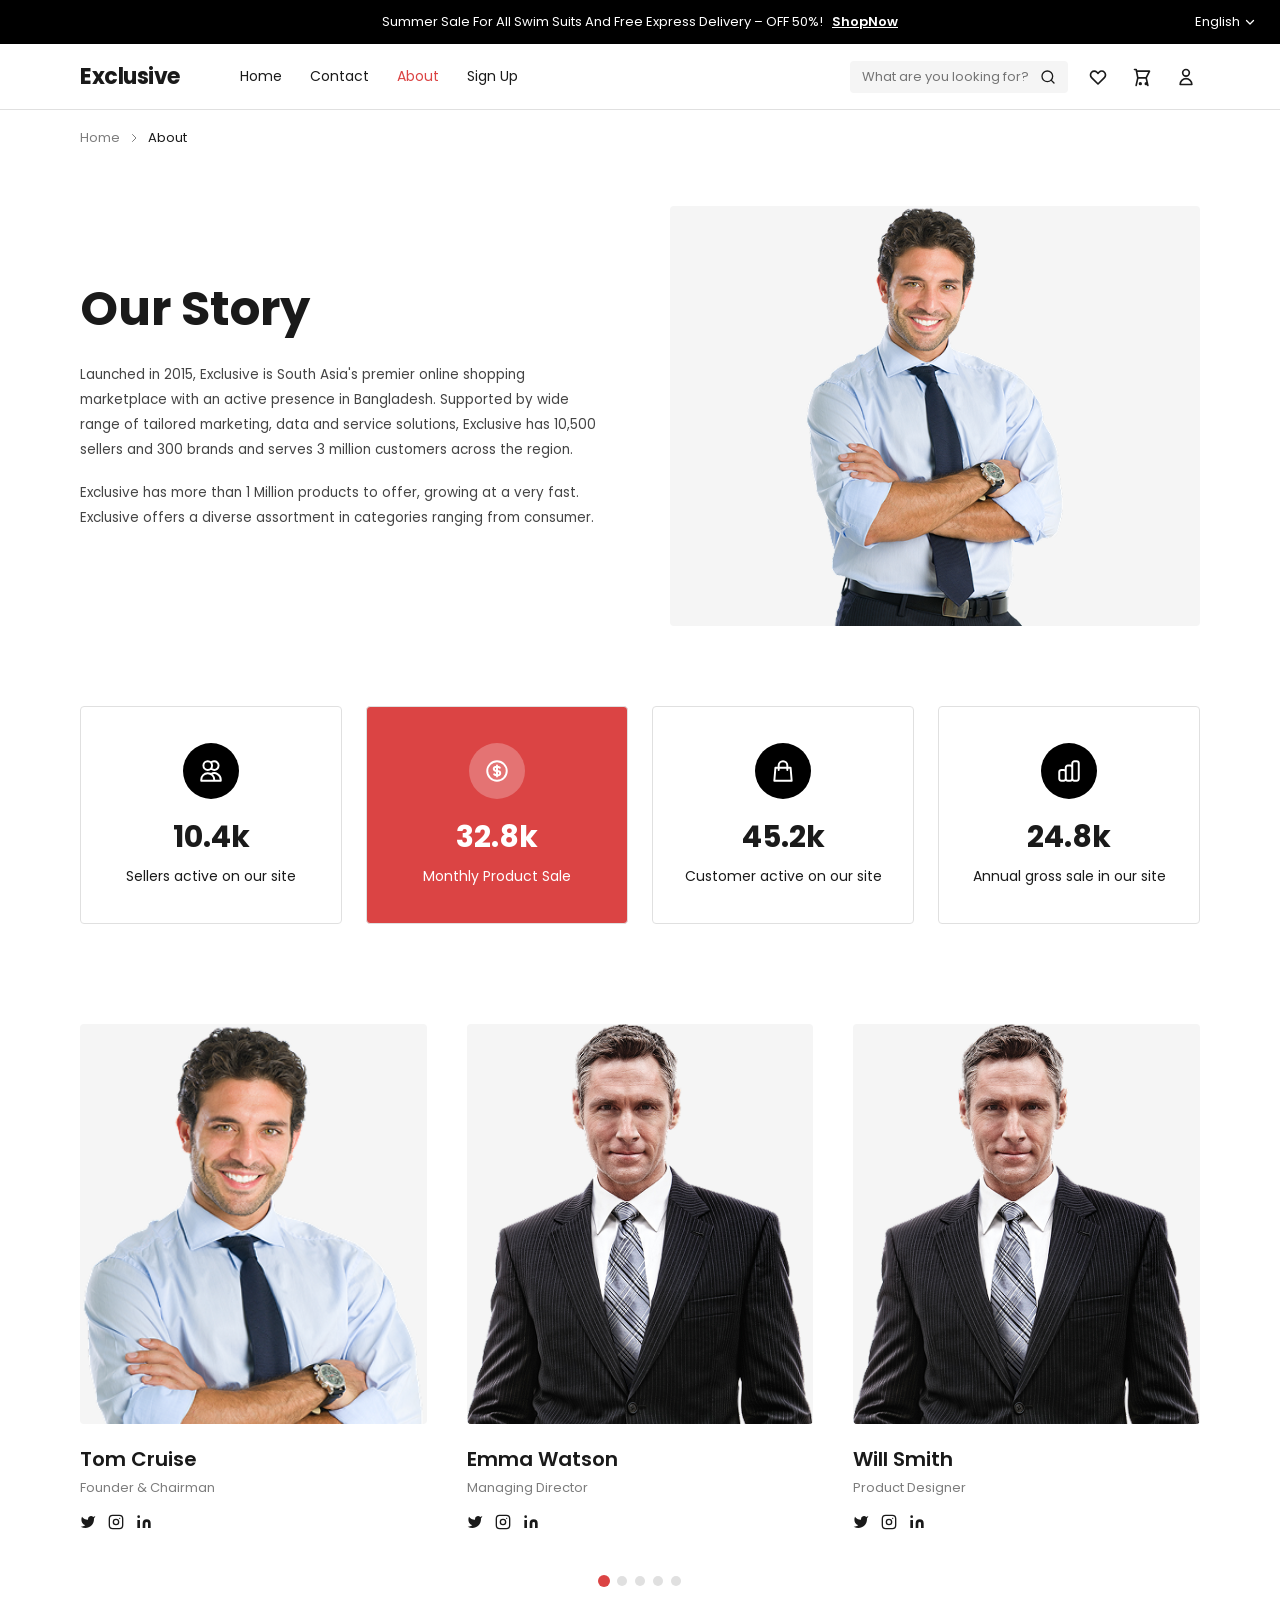
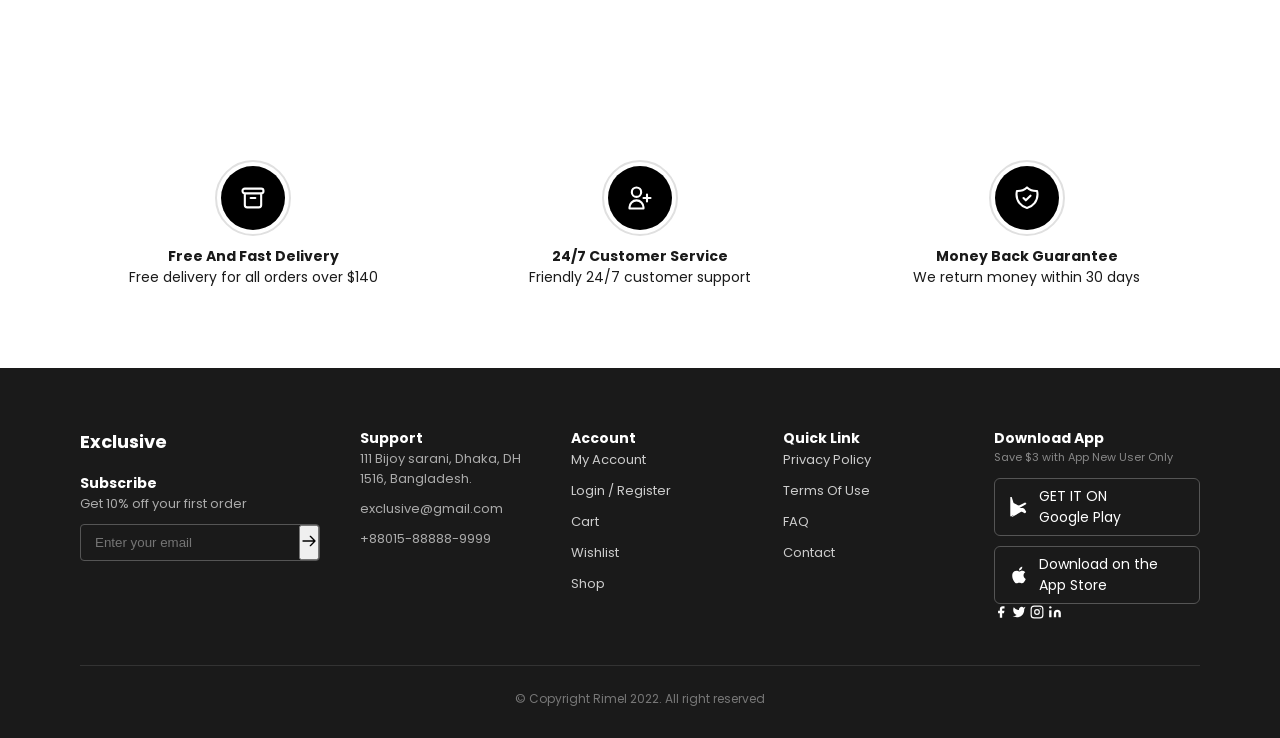
<file: About/about.html>
<!DOCTYPE html>
<html lang="en">
<head>
  <meta charset="UTF-8">
  <meta name="viewport" content="width=device-width, initial-scale=1.0">
  <title>About – Exclusive</title>
  <link href="https://fonts.googleapis.com/css2?family=Poppins:wght@300;400;500;600;700&display=swap" rel="stylesheet">
  <link rel="stylesheet" href="./about.css">
</head>
<body>

<div class="announcement">
  Summer Sale For All Swim Suits And Free Express Delivery – OFF 50%!&nbsp;
  <a href="#">ShopNow</a>
  <div class="lang">
    English
    <svg width="12" height="12" fill="none" viewBox="0 0 24 24" stroke="currentColor" stroke-width="2.5">
      <path stroke-linecap="round" stroke-linejoin="round" d="M19 9l-7 7-7-7"/>
    </svg>
  </div>
</div>

<nav>
  <div class="logo">Exclusive</div>
  <ul class="nav-links">
    <li><a href="#">Home</a></li>
    <li><a href="#">Contact</a></li>
    <li><a href="#" class="active">About</a></li>
    <li><a href="#">Sign Up</a></li>
  </ul>
  <div class="nav-right">
    <div class="search-box">
      <input type="text" placeholder="What are you looking for?">
      <svg width="16" height="16" fill="none" viewBox="0 0 24 24" stroke="currentColor" stroke-width="2">
        <circle cx="11" cy="11" r="8"/><path stroke-linecap="round" d="M21 21l-4.35-4.35"/>
      </svg>
    </div>
    <button class="icon-btn">
      <svg width="20" height="20" fill="none" viewBox="0 0 24 24" stroke="currentColor" stroke-width="2">
        <path stroke-linecap="round" stroke-linejoin="round" d="M4.318 6.318a4.5 4.5 0 016.364 0L12 7.636l1.318-1.318a4.5 4.5 0 116.364 6.364L12 20.364l-7.682-7.682a4.5 4.5 0 010-6.364z"/>
      </svg>
    </button>
    <button class="icon-btn">
      <svg width="20" height="20" fill="none" viewBox="0 0 24 24" stroke="currentColor" stroke-width="2">
        <path stroke-linecap="round" stroke-linejoin="round" d="M3 3h2l.4 2M7 13h10l4-8H5.4M7 13L5.4 5M7 13l-2 9m12-9l2 9M10 21a1 1 0 100-2 1 1 0 000 2zm7 0a1 1 0 100-2 1 1 0 000 2z"/>
      </svg>
    </button>
    <button class="icon-btn">
      <svg width="20" height="20" fill="none" viewBox="0 0 24 24" stroke="currentColor" stroke-width="2">
        <path stroke-linecap="round" stroke-linejoin="round" d="M16 7a4 4 0 11-8 0 4 4 0 018 0zM12 14a7 7 0 00-7 7h14a7 7 0 00-7-7z"/>
      </svg>
    </button>
  </div>
</nav>

<div class="breadcrumb">
  <a href="#">Home</a>
  <svg width="12" height="12" fill="none" viewBox="0 0 24 24" stroke="currentColor" stroke-width="2"><path stroke-linecap="round" stroke-linejoin="round" d="M9 5l7 7-7 7"/></svg>
  <span class="cur">About</span>
</div>

<section class="story">
  <div class="story-text">
    <h1>Our Story</h1>
    <p>Launched in 2015, Exclusive is South Asia's premier online shopping marketplace with an active presence in Bangladesh. Supported by wide range of tailored marketing, data and service solutions, Exclusive has 10,500 sellers and 300 brands and serves 3 million customers across the region.</p>
    <p>Exclusive has more than 1 Million products to offer, growing at a very fast. Exclusive offers a diverse assortment in categories ranging from consumer.</p>
  </div>
  <div class="story-img">
      <img src="/images/image 46.png" alt="Our Story">
  </div>
</section>

<section class="stats">
  <div class="stat-card" data-animate>
    <div class="icon-wrap">
      <svg width="26" height="26" fill="none" viewBox="0 0 24 24" stroke="white" stroke-width="1.8">
        <path stroke-linecap="round" stroke-linejoin="round" d="M12 4.354a4 4 0 110 5.292M15 21H3v-1a6 6 0 0112 0v1zm0 0h6v-1a6 6 0 00-9-5.197M13 7a4 4 0 11-8 0 4 4 0 018 0z"/>
      </svg>
    </div>
    <div class="num">10.5k</div>
    <div class="label" data-target="10500">Sellers active on our site</div>
  </div>
  <div class="stat-card featured" data-animate>
    <div class="icon-wrap">
      <svg width="26" height="26" fill="none" viewBox="0 0 24 24" stroke="white" stroke-width="1.8">
        <path stroke-linecap="round" stroke-linejoin="round" d="M12 8c-1.657 0-3 .895-3 2s1.343 2 3 2 3 .895 3 2-1.343 2-3 2m0-8c1.11 0 2.08.402 2.599 1M12 8V7m0 1v8m0 0v1m0-1c-1.11 0-2.08-.402-2.599-1M21 12a9 9 0 11-18 0 9 9 0 0118 0z"/>
      </svg>
    </div>
    <div class="num">33k</div>
    <div class="label" data-target="33000">Monthly Product Sale</div>
  </div>
  <div class="stat-card" data-animate>
    <div class="icon-wrap">
      <svg width="26" height="26" fill="none" viewBox="0 0 24 24" stroke="white" stroke-width="1.8">
        <path stroke-linecap="round" stroke-linejoin="round" d="M16 11V7a4 4 0 00-8 0v4M5 9h14l1 12H4L5 9z"/>
      </svg>
    </div>
    <div class="num">45.5k</div>
    <div class="label" data-target="45500">Customer active on our site</div>
  </div>
  <div class="stat-card" data-animate>
    <div class="icon-wrap">
      <svg width="26" height="26" fill="none" viewBox="0 0 24 24" stroke="white" stroke-width="1.8">
        <path stroke-linecap="round" stroke-linejoin="round" d="M9 19v-6a2 2 0 00-2-2H5a2 2 0 00-2 2v6a2 2 0 002 2h2a2 2 0 002-2zm0 0V9a2 2 0 012-2h2a2 2 0 012 2v10m-6 0a2 2 0 002 2h2a2 2 0 002-2m0 0V5a2 2 0 012-2h2a2 2 0 012 2v14a2 2 0 01-2 2h-2a2 2 0 01-2-2z"/>
      </svg>
    </div>
    <div class="num">25k</div>
    <div class="label" data-target="25000">Annual gross sale in our site</div>
  </div>
</section>

<section class="team">
  <div class="team-grid">
    <div class="team-card" data-animate>
      <div class="team-photo">
        <img src="/images/image 46.png" alt="Tom Cruise">
      </div>
      <h3>Tom Cruise</h3>
      <p>Founder & Chairman</p>
      <div class="social-row">
        <a href="#"><svg width="16" height="16" fill="currentColor" viewBox="0 0 24 24"><path d="M23 3a10.9 10.9 0 01-3.14 1.53 4.48 4.48 0 00-7.86 3v1A10.66 10.66 0 013 4s-4 9 5 13a11.64 11.64 0 01-7 2c9 5 20 0 20-11.5a4.5 4.5 0 00-.08-.83A7.72 7.72 0 0023 3z"/></svg></a>
        <a href="#"><svg width="16" height="16" fill="none" viewBox="0 0 24 24" stroke="currentColor" stroke-width="2"><rect x="2" y="2" width="20" height="20" rx="5"/><circle cx="12" cy="12" r="4"/><circle cx="17.5" cy="6.5" r="1" fill="currentColor" stroke="none"/></svg></a>
        <a href="#"><svg width="16" height="16" fill="currentColor" viewBox="0 0 24 24"><path d="M16 8a6 6 0 016 6v7h-4v-7a2 2 0 00-2-2 2 2 0 00-2 2v7h-4v-7a6 6 0 016-6zM2 9h4v12H2z"/><circle cx="4" cy="4" r="2"/></svg></a>
      </div>
    </div>

    <div class="team-card" data-animate>
      <div class="team-photo">
        <img src="/images/image 47.png" alt="Emma Watson">
      </div>
      <h3>Emma Watson</h3>
      <p>Managing Director</p>
      <div class="social-row">
        <a href="#"><svg width="16" height="16" fill="currentColor" viewBox="0 0 24 24"><path d="M23 3a10.9 10.9 0 01-3.14 1.53 4.48 4.48 0 00-7.86 3v1A10.66 10.66 0 013 4s-4 9 5 13a11.64 11.64 0 01-7 2c9 5 20 0 20-11.5a4.5 4.5 0 00-.08-.83A7.72 7.72 0 0023 3z"/></svg></a>
        <a href="#"><svg width="16" height="16" fill="none" viewBox="0 0 24 24" stroke="currentColor" stroke-width="2"><rect x="2" y="2" width="20" height="20" rx="5"/><circle cx="12" cy="12" r="4"/><circle cx="17.5" cy="6.5" r="1" fill="currentColor" stroke="none"/></svg></a>
        <a href="#"><svg width="16" height="16" fill="currentColor" viewBox="0 0 24 24"><path d="M16 8a6 6 0 016 6v7h-4v-7a2 2 0 00-2-2 2 2 0 00-2 2v7h-4v-7a6 6 0 016-6zM2 9h4v12H2z"/><circle cx="4" cy="4" r="2"/></svg></a>
      </div>
    </div>

    <div class="team-card" data-animate>
      <div class="team-photo">
        <img src="/images/image 47.png" alt="Will Smith">
      </div>
      <h3>Will Smith</h3>
      <p>Product Designer</p>
      <div class="social-row">
        <a href="#"><svg width="16" height="16" fill="currentColor" viewBox="0 0 24 24"><path d="M23 3a10.9 10.9 0 01-3.14 1.53 4.48 4.48 0 00-7.86 3v1A10.66 10.66 0 013 4s-4 9 5 13a11.64 11.64 0 01-7 2c9 5 20 0 20-11.5a4.5 4.5 0 00-.08-.83A7.72 7.72 0 0023 3z"/></svg></a>
        <a href="#"><svg width="16" height="16" fill="none" viewBox="0 0 24 24" stroke="currentColor" stroke-width="2"><rect x="2" y="2" width="20" height="20" rx="5"/><circle cx="12" cy="12" r="4"/><circle cx="17.5" cy="6.5" r="1" fill="currentColor" stroke="none"/></svg></a>
        <a href="#"><svg width="16" height="16" fill="currentColor" viewBox="0 0 24 24"><path d="M16 8a6 6 0 016 6v7h-4v-7a2 2 0 00-2-2 2 2 0 00-2 2v7h-4v-7a6 6 0 016-6zM2 9h4v12H2z"/><circle cx="4" cy="4" r="2"/></svg></a>
      </div>
    </div>
  </div>

  <div class="dots">
    <div class="dot active"></div>
    <div class="dot"></div>
    <div class="dot"></div>
    <div class="dot"></div>
    <div class="dot"></div>
  </div>
</section>

<section class="services">
  <div class="service-item" data-animate>
    <div class="service-icon">
      <svg width="28" height="28" fill="none" viewBox="0 0 24 24" stroke="white" stroke-width="1.8">
        <path stroke-linecap="round" stroke-linejoin="round" d="M5 8h14M5 8a2 2 0 110-4h14a2 2 0 110 4M5 8v10a2 2 0 002 2h10a2 2 0 002-2V8m-9 4h4"/>
      </svg>
    </div>
    <h4>Free And Fast Delivery</h4>
    <p>Free delivery for all orders over $140</p>
  </div>
  <div class="service-item" data-animate>
    <div class="service-icon">
      <svg width="28" height="28" fill="none" viewBox="0 0 24 24" stroke="white" stroke-width="1.8">
        <path stroke-linecap="round" stroke-linejoin="round" d="M18 9v3m0 0v3m0-3h3m-3 0h-3m-2-5a4 4 0 11-8 0 4 4 0 018 0zM3 20a6 6 0 0112 0v1H3v-1z"/>
      </svg>
    </div>
    <h4>24/7 Customer Service</h4>
    <p>Friendly 24/7 customer support</p>
  </div>
  <div class="service-item" data-animate>
    <div class="service-icon">
      <svg width="28" height="28" fill="none" viewBox="0 0 24 24" stroke="white" stroke-width="1.8">
        <path stroke-linecap="round" stroke-linejoin="round" d="M9 12l2 2 4-4m5.618-4.016A11.955 11.955 0 0112 2.944a11.955 11.955 0 01-8.618 3.04A12.02 12.02 0 003 9c0 5.591 3.824 10.29 9 11.622 5.176-1.332 9-6.03 9-11.622 0-1.042-.133-2.052-.382-3.016z"/>
      </svg>
    </div>
    <h4>Money Back Guarantee</h4>
    <p>We return money within 30 days</p>
  </div>
</section>

<footer>
  <div class="footer-grid">
    <div class="footer-col">
      <h3>Exclusive</h3>
      <h4>Subscribe</h4>
      <p>Get 10% off your first order</p>
      <div class="subscribe-form">
        <input type="email" placeholder="Enter your email">
        <button>
          <svg width="16" height="16" fill="none" viewBox="0 0 24 24" stroke="currentColor" stroke-width="2">
            <path stroke-linecap="round" stroke-linejoin="round" d="M14 5l7 7m0 0l-7 7m7-7H3"/>
          </svg>
        </button>
      </div>
    </div>
    <div class="footer-col">
      <h4>Support</h4>
      <p>111 Bijoy sarani, Dhaka, DH 1516, Bangladesh.</p>
      <p>exclusive@gmail.com</p>
      <p>+88015-88888-9999</p>
    </div>
    <div class="footer-col">
      <h4>Account</h4>
      <ul>
        <li><a href="#">My Account</a></li>
        <li><a href="#">Login / Register</a></li>
        <li><a href="#">Cart</a></li>
        <li><a href="#">Wishlist</a></li>
        <li><a href="#">Shop</a></li>
      </ul>
    </div>
    <div class="footer-col">
      <h4>Quick Link</h4>
      <ul>
        <li><a href="#">Privacy Policy</a></li>
        <li><a href="#">Terms Of Use</a></li>
        <li><a href="#">FAQ</a></li>
        <li><a href="#">Contact</a></li>
      </ul>
    </div>
    <div class="footer-col">
      <h4>Download App</h4>
      <p style="font-size:11px;color:#888;margin-bottom:12px;">Save $3 with App New User Only</p>
      <div class="app-badges">
        <div class="app-badge">
          <svg width="20" height="20" viewBox="0 0 24 24" fill="white"><path d="M3.18 23.76c.33.18.72.2 1.08.04l11.37-6.57-2.4-2.4-10.05 8.93zm15.21-9.54L5.52 7.13 3.24.12c-.12-.36-.48-.6-.84-.6-.48 0-.84.36-.84.84v22.08c0 .48.36.84.84.84.24 0 .48-.12.6-.24l.24-.24 10.56-6.12 4.59 2.64c.24.12.48.24.72.24.36 0 .72-.24.96-.6l.36-.84c.24-.6.12-1.32-.48-1.68zm2.28-6l-.36-.84c-.24-.6-.96-.84-1.56-.48L5.52 13.5l2.4 2.4 12.48-7.2c.48-.24.6-.96.27-1.5z"/></svg>
          <div><div class="badge-sub">GET IT ON</div><div class="badge-name">Google Play</div></div>
        </div>
        <div class="app-badge">
          <svg width="20" height="20" viewBox="0 0 24 24" fill="white"><path d="M18.71 19.5c-.83 1.24-1.71 2.45-3.05 2.47-1.34.03-1.77-.79-3.29-.79-1.53 0-2 .77-3.27.82-1.31.05-2.3-1.32-3.14-2.53C4.25 17 2.94 12.45 4.7 9.39c.87-1.52 2.43-2.48 4.12-2.51 1.28-.02 2.5.87 3.29.87.78 0 2.26-1.07 3.8-.91.65.03 2.47.26 3.64 1.98-.09.06-2.17 1.28-2.15 3.81.03 3.02 2.65 4.03 2.68 4.04-.03.07-.42 1.44-1.38 2.83M13 3.5c.73-.83 1.94-1.46 2.94-1.5.13 1.17-.34 2.35-1.04 3.19-.69.85-1.83 1.51-2.95 1.42-.15-1.15.41-2.35 1.05-3.11z"/></svg>
          <div><div class="badge-sub">Download on the</div><div class="badge-name">App Store</div></div>
        </div>
      </div>
      <div class="footer-social">
        <a href="#"><svg width="14" height="14" fill="currentColor" viewBox="0 0 24 24"><path d="M18 2h-3a5 5 0 00-5 5v3H7v4h3v8h4v-8h3l1-4h-4V7a1 1 0 011-1h3z"/></svg></a>
        <a href="#"><svg width="14" height="14" fill="currentColor" viewBox="0 0 24 24"><path d="M23 3a10.9 10.9 0 01-3.14 1.53 4.48 4.48 0 00-7.86 3v1A10.66 10.66 0 013 4s-4 9 5 13a11.64 11.64 0 01-7 2c9 5 20 0 20-11.5a4.5 4.5 0 00-.08-.83A7.72 7.72 0 0023 3z"/></svg></a>
        <a href="#"><svg width="14" height="14" fill="none" viewBox="0 0 24 24" stroke="currentColor" stroke-width="2"><rect x="2" y="2" width="20" height="20" rx="5"/><circle cx="12" cy="12" r="4"/><circle cx="17.5" cy="6.5" r="1" fill="currentColor" stroke="none"/></svg></a>
        <a href="#"><svg width="14" height="14" fill="currentColor" viewBox="0 0 24 24"><path d="M16 8a6 6 0 016 6v7h-4v-7a2 2 0 00-2-2 2 2 0 00-2 2v7h-4v-7a6 6 0 016-6zM2 9h4v12H2z"/><circle cx="4" cy="4" r="2"/></svg></a>
      </div>
    </div>
  </div>
  <div class="footer-bottom">
    <p>© Copyright Rimel 2022. All right reserved</p>
  </div>
</footer>

<script src="./about.js"></script>
</body>
</html>
</file>
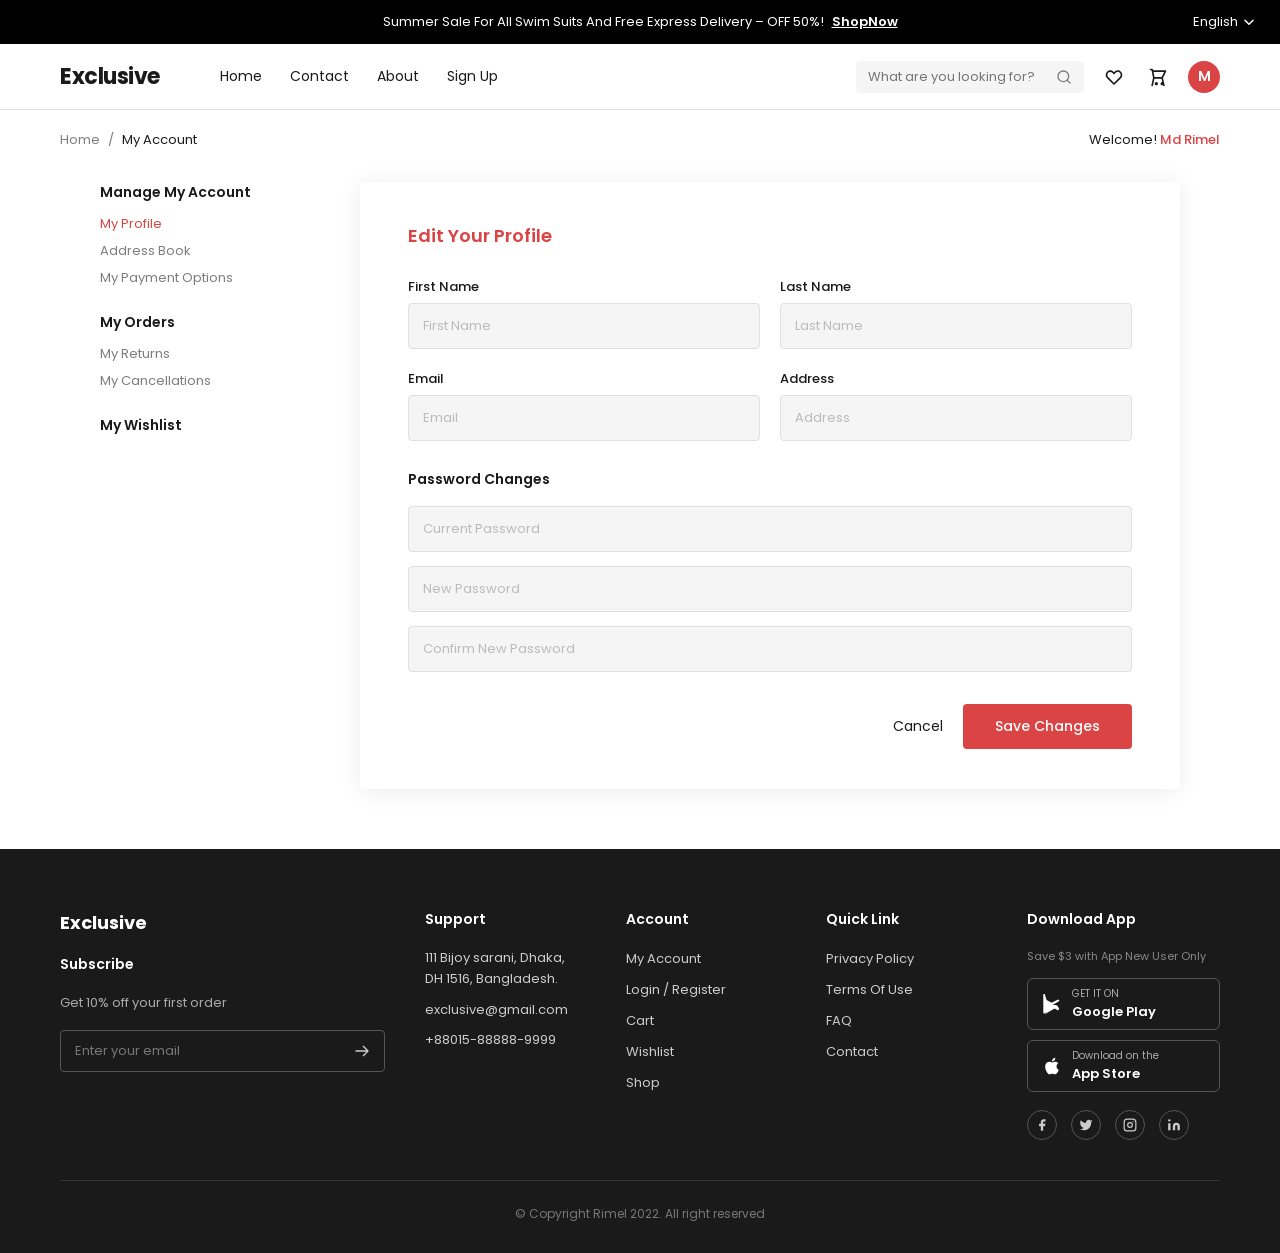
<file: Account/profile.html>
<!DOCTYPE html>
<html lang="en">
<head>
  <meta charset="UTF-8" />
  <meta name="viewport" content="width=device-width, initial-scale=1.0"/>
  <title>Account – Exclusive</title>
  <link href="https://fonts.googleapis.com/css2?family=Poppins:wght@300;400;500;600;700&display=swap" rel="stylesheet"/>
      <link rel="stylesheet" href="./profile.css">
</head>
<body>
<div class="announcement">
  Summer Sale For All Swim Suits And Free Express Delivery – OFF 50%!
  <a href="#">ShopNow</a>
  <div class="lang">
    English
    <svg width="14" height="14" fill="none" viewBox="0 0 24 24" stroke="currentColor" stroke-width="2.5">
      <path stroke-linecap="round" stroke-linejoin="round" d="M19 9l-7 7-7-7"/>
    </svg>
  </div>
</div>

<nav>
  <div class="logo">Exclusive</div>
  <ul class="nav-links">
    <li><a href="#">Home</a></li>
    <li><a href="#">Contact</a></li>
    <li><a href="#">About</a></li>
    <li><a href="#">Sign Up</a></li>
  </ul>
  <div class="nav-right">
    <div class="search-box">
      <input type="text" placeholder="What are you looking for?"/>
      <svg width="16" height="16" fill="none" viewBox="0 0 24 24" stroke="currentColor" stroke-width="2">
        <circle cx="11" cy="11" r="8"/><path stroke-linecap="round" d="M21 21l-4.35-4.35"/>
      </svg>
    </div>
    <button class="icon-btn" title="Wishlist">
      <svg width="20" height="20" fill="none" viewBox="0 0 24 24" stroke="currentColor" stroke-width="2">
        <path stroke-linecap="round" stroke-linejoin="round" d="M4.318 6.318a4.5 4.5 0 016.364 0L12 7.636l1.318-1.318a4.5 4.5 0 116.364 6.364L12 20.364l-7.682-7.682a4.5 4.5 0 010-6.364z"/>
      </svg>
    </button>
    <button class="icon-btn" title="Cart">
      <svg width="20" height="20" fill="none" viewBox="0 0 24 24" stroke="currentColor" stroke-width="2">
        <path stroke-linecap="round" stroke-linejoin="round" d="M3 3h2l.4 2M7 13h10l4-8H5.4M7 13L5.4 5M7 13l-2 9m12-9l2 9M10 21a1 1 0 100-2 1 1 0 000 2zm7 0a1 1 0 100-2 1 1 0 000 2z"/>
      </svg>
    </button>
    <div class="avatar">M</div>
  </div>
</nav>

<div class="breadcrumb-bar">
  <div class="breadcrumb">
    <a href="#">Home</a>
    <span class="sep">/</span>
    <span class="current">My Account</span>
  </div>
  <div class="welcome">Welcome! <span>Md Rimel</span></div>
</div>

<div class="main">
  <aside class="sidebar">
    <div class="sidebar-section">
      <h4>Manage My Account</h4>
      <ul class="sidebar-links">
        <li><a href="#" class="active">My Profile</a></li>
        <li><a href="#">Address Book</a></li>
        <li><a href="#">My Payment Options</a></li>
      </ul>
    </div>
    <div class="sidebar-section">
      <h4>My Orders</h4>
      <ul class="sidebar-links">
        <li><a href="#">My Returns</a></li>
        <li><a href="#">My Cancellations</a></li>
      </ul>
    </div>
    <div class="sidebar-section">
      <h4>My Wishlist</h4>
    </div>
  </aside>

  <main class="profile-card">
    <h2>Edit Your Profile</h2>

    <div class="form-row">
      <div class="form-group">
        <label for="firstName">First Name</label>
        <input type="text" id="firstName"  placeholder="First Name"/>
      </div>
      <div class="form-group">
        <label for="lastName">Last Name</label>
        <input type="text" id="lastName" placeholder="Last Name"/>
      </div>
    </div>

    <div class="form-row">
      <div class="form-group">
        <label for="email">Email</label>
        <input type="email" id="email"  placeholder="Email"/>
      </div>
      <div class="form-group">
        <label for="address">Address</label>
        <input type="text" id="address"  placeholder="Address"/>
      </div>
    </div>

    <div class="section-title">Password Changes</div>
    <div class="password-section">
      <div class="form-group">
        <input type="password" id="currentPw" placeholder="Current Password"/>
      </div>
      <div class="form-group">
        <input type="password" id="newPw" placeholder="New Password"/>
      </div>
      <div class="form-group">
        <input type="password" id="confirmPw" placeholder="Confirm New Password"/>
      </div>
    </div>

    <div class="form-actions">
      <button class="btn-cancel" id="cancelBtn">Cancel</button>
      <button class="btn-save" id="saveBtn">Save Changes</button>
    </div>
  </main>
</div>

<footer>
  <div class="footer-grid">
    <div class="footer-col">
      <h3>Exclusive</h3>
      <h4>Subscribe</h4>
      <p>Get 10% off your first order</p>
      <div class="subscribe-form">
        <input type="email" placeholder="Enter your email"/>
        <button>
          <svg width="16" height="16" fill="none" viewBox="0 0 24 24" stroke="currentColor" stroke-width="2">
            <path stroke-linecap="round" stroke-linejoin="round" d="M14 5l7 7m0 0l-7 7m7-7H3"/>
          </svg>
        </button>
      </div>
    </div>

    <div class="footer-col">
      <h4>Support</h4>
      <div class="footer-contact">
        <p>111 Bijoy sarani, Dhaka, DH 1516, Bangladesh.</p>
        <p>exclusive@gmail.com</p>
        <p>+88015-88888-9999</p>
      </div>
    </div>

    <div class="footer-col">
      <h4>Account</h4>
      <ul>
        <li><a href="#">My Account</a></li>
        <li><a href="#">Login / Register</a></li>
        <li><a href="#">Cart</a></li>
        <li><a href="#">Wishlist</a></li>
        <li><a href="#">Shop</a></li>
      </ul>
    </div>

    <div class="footer-col">
      <h4>Quick Link</h4>
      <ul>
        <li><a href="#">Privacy Policy</a></li>
        <li><a href="#">Terms Of Use</a></li>
        <li><a href="#">FAQ</a></li>
        <li><a href="#">Contact</a></li>
      </ul>
    </div>

    <div class="footer-col">
      <h4>Download App</h4>
      <p style="font-size:11px;color:#888;margin-bottom:12px;">Save $3 with App New User Only</p>
      <div class="app-badges">
        <div class="app-badge">
          <svg width="20" height="20" viewBox="0 0 24 24" fill="white">
            <path d="M3.18 23.76c.33.18.72.2 1.08.04l11.37-6.57-2.4-2.4-10.05 8.93zm15.21-9.54L5.52 7.13 3.24.12c-.12-.36-.48-.6-.84-.6-.48 0-.84.36-.84.84v22.08c0 .48.36.84.84.84.24 0 .48-.12.6-.24l.24-.24 10.56-6.12 4.59 2.64c.24.12.48.24.72.24.36 0 .72-.24.96-.6l.36-.84c.24-.6.12-1.32-.48-1.68zm2.28-6l-.36-.84c-.24-.6-.96-.84-1.56-.48L5.52 13.5l2.4 2.4 12.48-7.2c.48-.24.6-.96.27-1.5z"/>
          </svg>
          <div>
            <div class="badge-text">GET IT ON</div>
            <div class="badge-name">Google Play</div>
          </div>
        </div>
        <div class="app-badge">
          <svg width="20" height="20" viewBox="0 0 24 24" fill="white">
            <path d="M18.71 19.5c-.83 1.24-1.71 2.45-3.05 2.47-1.34.03-1.77-.79-3.29-.79-1.53 0-2 .77-3.27.82-1.31.05-2.3-1.32-3.14-2.53C4.25 17 2.94 12.45 4.7 9.39c.87-1.52 2.43-2.48 4.12-2.51 1.28-.02 2.5.87 3.29.87.78 0 2.26-1.07 3.8-.91.65.03 2.47.26 3.64 1.98-.09.06-2.17 1.28-2.15 3.81.03 3.02 2.65 4.03 2.68 4.04-.03.07-.42 1.44-1.38 2.83M13 3.5c.73-.83 1.94-1.46 2.94-1.5.13 1.17-.34 2.35-1.04 3.19-.69.85-1.83 1.51-2.95 1.42-.15-1.15.41-2.35 1.05-3.11z"/>
          </svg>
          <div>
            <div class="badge-text">Download on the</div>
            <div class="badge-name">App Store</div>
          </div>
        </div>
      </div>
      <div class="social-links">
        <a href="#" title="Facebook">
          <svg width="14" height="14" fill="currentColor" viewBox="0 0 24 24">
            <path d="M18 2h-3a5 5 0 00-5 5v3H7v4h3v8h4v-8h3l1-4h-4V7a1 1 0 011-1h3z"/>
          </svg>
        </a>
        <a href="#" title="Twitter">
          <svg width="14" height="14" fill="currentColor" viewBox="0 0 24 24">
            <path d="M23 3a10.9 10.9 0 01-3.14 1.53 4.48 4.48 0 00-7.86 3v1A10.66 10.66 0 013 4s-4 9 5 13a11.64 11.64 0 01-7 2c9 5 20 0 20-11.5a4.5 4.5 0 00-.08-.83A7.72 7.72 0 0023 3z"/>
          </svg>
        </a>
        <a href="#" title="Instagram">
          <svg width="14" height="14" fill="none" viewBox="0 0 24 24" stroke="currentColor" stroke-width="2">
            <rect x="2" y="2" width="20" height="20" rx="5" ry="5"/>
            <circle cx="12" cy="12" r="4"/>
            <circle cx="17.5" cy="6.5" r="1" fill="currentColor" stroke="none"/>
          </svg>
        </a>
        <a href="#" title="LinkedIn">
          <svg width="14" height="14" fill="currentColor" viewBox="0 0 24 24">
            <path d="M16 8a6 6 0 016 6v7h-4v-7a2 2 0 00-2-2 2 2 0 00-2 2v7h-4v-7a6 6 0 016-6zM2 9h4v12H2z"/>
            <circle cx="4" cy="4" r="2"/>
          </svg>
        </a>
      </div>
    </div>
  </div>

  <div class="footer-bottom">
    <p>© Copyright Rimel 2022. All right reserved</p>
  </div>
</footer>

<div class="toast" id="toast">✓ Changes saved successfully!</div>
<script src="./profile.js"></script>
</body>
</html>
</file>
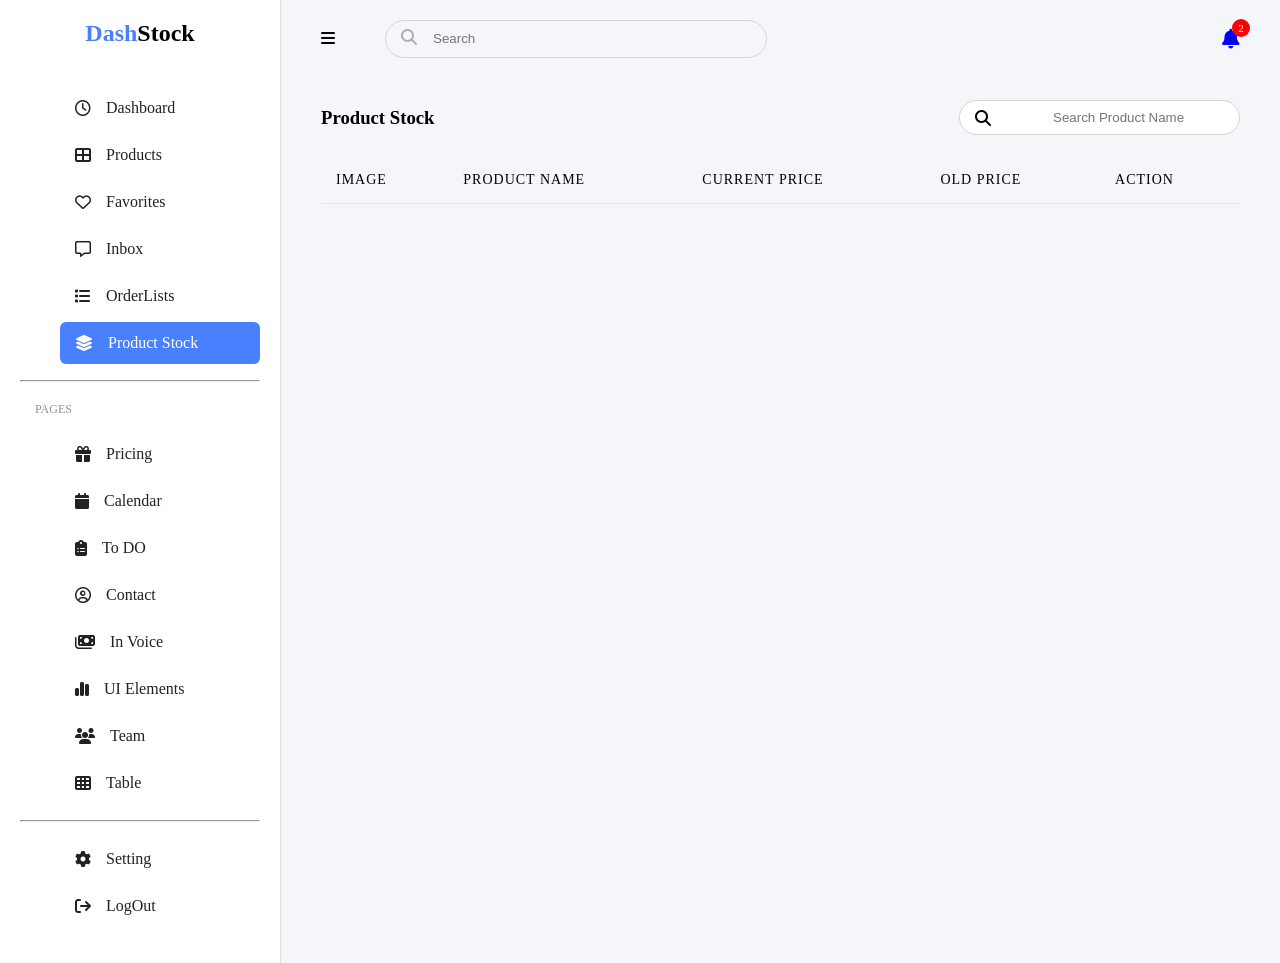
<file: dashstock/dashstock.html>
<!DOCTYPE html>
<html lang="en">
<head>
    <meta charset="UTF-8">
    <meta name="viewport" content="width=device-width, initial-scale=1.0">
    <title>DASHSTOCKPAGE</title>
    <link rel="stylesheet" href="./dashstock.css">
    <link rel="stylesheet" href="https://cdnjs.cloudflare.com/ajax/libs/font-awesome/6.5.1/css/all.min.css">
</head>
<body>
    <div class="dashboard-container">
    <section class="sidebar">
        <div class="logo">Dash<span style="color: black;">Stock</span></div>
        <ul class="menu">
            <li><i class="fa-regular fa-clock"></i>Dashboard</li>
            <li><i class="fa-solid fa-table-cells-large"></i> Products</li>
            <li><i class="fa-regular fa-heart"></i> Favorites</li>
            <li><i class="fa-regular fa-message"></i> Inbox</li>
            <li><i class="fa-solid fa-list"></i>OrderLists</li>
            <li class="active"><i class="fa-solid fa-layer-group"></i> Product Stock</li>
        </ul>
        <hr></hr>
        <div class="pages-label">PAGES</div>
        <ul class="menu">
            <li><i class="fa-solid fa-gift"></i>Pricing</li>
            <li><i class="fa-solid fa-calendar"></i> Calendar</li>
            <li><i class="fa-solid fa-clipboard-list"></i> To DO</li>
            <li><i class="fa-regular fa-circle-user"></i> Contact</li>
            <li><i class="fa-solid fa-money-bills"></i>In Voice </li>
            <li><i class="fa-solid fa-chart-simple"></i> UI Elements</li>
            <li><i class="fa-solid fa-users"></i>  Team</li>
            <li><i class="fa-solid fa-table-cells"></i> Table</li>

        </ul>
        <hr></hr>
        <ul class="menu">
            <li><i class="fa-solid fa-gear"></i> Setting</li>
            <li><i class="fa-solid fa-arrow-right-from-bracket"></i> LogOut</li>
        </ul>
    </section>

    <section class="main-content">
        <header class="top-nav">
        
            <div class="search-box">
                <div><i class="fa-solid fa-bars"></i></div>
                <div class="search-bar"><i style="color: rgb(179, 173, 173);" class="fa-solid fa-magnifying-glass"></i>
                <input type="text" placeholder="Search"></div>
            </div>
             <div class="icon">
                    <a href="#">
                        <i class="fa-solid fa-bell"></i>
                        <span class="count">2</span>
                    </a>
                </div>
           
        </header>

        <section class="content-body">
            <div class="header-product">
                <div>
                    <h1>Product Stock</h1>
                </div>
                 <div class="search-box">
                <i class="fa-solid fa-magnifying-glass"></i>
                <input type="text" placeholder="Search Product Name">
                </div>
            </div>
        
           <table>
    <thead>
        <tr>
            <th>Image</th>
            <th>Product Name</th>
            <th>Current Price</th>
            <th>Old Price</th>
            <th>Action</th>
        </tr>
    </thead>
    <tbody id="wishlist-table-body">
        </tbody>
</table>
        </section>
    </section>
</div>
<script src="./dashstock.js"></script>
</body>
</html>
</file>
<file: About/about.css>
*, *::before, *::after { box-sizing: border-box; margin: 0; padding: 0; }

:root {
  --red: #DB4444;
  --red-hover: #c03737;
  --black: #000;
  --white: #fff;
  --gray-light: #f5f5f5;
  --gray-mid: #e0e0e0;
  --gray-text: #7d7d7d;
  --text: #1a1a1a;
  --footer-bg: #1a1a1a;
}

html { scroll-behavior: smooth; }

body {
  font-family: 'Poppins', sans-serif;
  font-size: 14px;
  color: var(--text);
  background: var(--white);
  overflow-x: hidden;
}

a { text-decoration: none; color: inherit; }

.announcement {
  background: var(--black);
  color: var(--white);
  text-align: center;
  padding: 12px 20px;
  font-size: 13px;
  display: flex;
  align-items: center;
  justify-content: center;
  gap: 6px;
  position: relative;
}
.announcement a { color: var(--white); font-weight: 600; text-decoration: underline; }
.lang {
  position: absolute; right: 24px;
  display: flex; align-items: center; gap: 4px;
  cursor: pointer; font-size: 13px;
}

nav {
  display: flex;
  align-items: center;
  padding: 16px 80px;
  border-bottom: 1px solid var(--gray-mid);
  gap: 40px;
}
.logo { font-size: 22px; font-weight: 700; letter-spacing: -0.5px; margin-right: 20px; flex-shrink: 0; }
.nav-links { display: flex; gap: 28px; list-style: none; }
.nav-links a { font-size: 14px; transition: color .2s; }
.nav-links a:hover, .nav-links a.active { color: var(--red); }
.nav-right { margin-left: auto; display: flex; align-items: center; gap: 16px; }
.search-box {
  display: flex; align-items: center;
  background: var(--gray-light); border-radius: 4px;
  padding: 6px 12px; gap: 8px;
}
.search-box input {
  border: none; background: transparent; font-family: inherit;
  font-size: 13px; width: 170px; outline: none; color: var(--text);
}
.icon-btn {
  background: none; border: none; cursor: pointer; padding: 4px;
  display: flex; align-items: center; color: var(--text); transition: color .2s;
}
.icon-btn:hover { color: var(--red); }

.breadcrumb {
  padding: 18px 80px;
  display: flex; align-items: center; gap: 8px;
  font-size: 13px; color: var(--gray-text);
}
.breadcrumb span.cur { color: var(--text); }

.story {
  display: grid;
  grid-template-columns: 1fr 1fr;
  gap: 60px;
  padding: 40px 80px 80px;
  align-items: center;
}
.story-text h1 {
  font-size: 48px;
  font-weight: 700;
  line-height: 1.1;
  margin-bottom: 28px;
  opacity: 0;
  transform: translateY(30px);
  animation: fadeUp .7s ease forwards .1s;
}
.story-text p {
  font-size: 13.5px;
  line-height: 1.85;
  color: #444;
  margin-bottom: 18px;
  opacity: 0;
  transform: translateY(20px);
  animation: fadeUp .7s ease forwards .25s;
}

.story-img {
  opacity: 0;
  transform: translateX(30px);
  animation: fadeRight .8s ease forwards .3s;
}
.story-img img {
  width: 100%;
  border-radius: 4px;
  display: block;
  object-fit: contain;
  height: 420px;
  background: var(--gray-light);
}

.stats {
  display: grid;
  grid-template-columns: repeat(4, 1fr);
  gap: 24px;
  padding: 0 80px 80px;
}
.stat-card {
  border: 1px solid var(--gray-mid);
  border-radius: 4px;
  padding: 36px 20px;
  text-align: center;
  transition: background .3s, color .3s, transform .3s;
  cursor: default;
  opacity: 0;
  transform: translateY(30px);
}
.stat-card.visible { animation: fadeUp .6s ease forwards; }
.stat-card:hover, .stat-card.featured {
  background: var(--red);
  color: var(--white);
  transform: translateY(-6px);
}
.stat-card .icon-wrap {
  width: 56px; height: 56px;
  background: var(--black);
  border-radius: 50%;
  display: flex; align-items: center; justify-content: center;
  margin: 0 auto 16px;
}
.stat-card:hover .icon-wrap, .stat-card.featured .icon-wrap {
  background: rgba(255,255,255,.25);
}
.stat-card .num {
  font-size: 30px;
  font-weight: 700;
  margin-bottom: 6px;
}

.team { padding: 20px 80px 80px; }
.team-grid {
  display: grid;
  grid-template-columns: repeat(3, 1fr);
  gap: 40px;
}
.team-card {
  opacity: 0;
  transform: translateY(30px);
}
.team-card.visible { animation: fadeUp .6s ease forwards; }
.team-photo {
  width: 100%; height: 400px;
  background: var(--gray-light);
  border-radius: 4px;
  margin-bottom: 20px;
  overflow: hidden;
  display: flex;
  align-items: flex-start;
}
.team-photo img {
  width: 100%;
  height: 100%;
  object-fit: cover; 
  object-position: top;
}

.team-card h3 { font-size: 20px; font-weight: 600; margin-bottom: 4px; }
.team-card p { font-size: 13px; color: var(--gray-text); margin-bottom: 16px; }
.social-row { display: flex; gap: 12px; }
.social-row a:hover { color: var(--red); }

.dots {
  display: flex; justify-content: center; gap: 8px;
  margin-top: 40px; margin-bottom: 60px;
}
.dot {
  width: 10px; height: 10px; border-radius: 50%;
  background: var(--gray-mid);
  cursor: pointer;
}
.dot.active { background: var(--red); transform: scale(1.2); }

.services {
  display: grid;
  grid-template-columns: repeat(3, 1fr);
  gap: 40px;
  padding: 40px 80px 80px;
}
.service-item {
  text-align: center;
  opacity: 0;
  transform: translateY(20px);
}
.service-item.visible { animation: fadeUp .6s ease forwards; }
.service-icon {
  width: 64px; height: 64px;
  background: var(--black);
  border-radius: 50%;
  display: flex; align-items: center; justify-content: center;
  margin: 0 auto 16px;
  position: relative;
}
.service-icon::before {
  content: '';
  position: absolute;
  inset: -6px;
  border-radius: 50%;
  border: 2px solid var(--gray-mid);
}

footer {
  background: var(--footer-bg);
  color: var(--white);
  padding: 60px 80px 30px;
}
.footer-grid {
  display: grid;
  grid-template-columns: 1.4fr 1fr 1fr 1fr 1.2fr;
  gap: 40px;
  margin-bottom: 40px;
}
.footer-col h3 { font-size: 18px; font-weight: 700; margin-bottom: 18px; }
.footer-col p { font-size: 13px; color: #aaa; margin-bottom: 10px; }
.footer-col ul { list-style: none; display: flex; flex-direction: column; gap: 10px; }
.footer-col ul li a { font-size: 13px; color: #ccc; }
.subscribe-form {
  display: flex; border: 1px solid #555;
  border-radius: 4px; overflow: hidden;
}
.subscribe-form input {
  flex: 1; padding: 10px 14px; background: transparent; border: none; color: white;
}
.app-badges { display: flex; flex-direction: column; gap: 10px; }
.app-badge {
  display: flex; align-items: center; gap: 10px;
  border: 1px solid #555; border-radius: 6px; padding: 7px 14px;
}
.footer-bottom { border-top: 1px solid #333; padding-top: 24px; text-align: center; font-size: 12px; color: #777; }

@keyframes fadeUp { to { opacity: 1; transform: translateY(0); } }
@keyframes fadeRight { to { opacity: 1; transform: translateX(0); } }

@media (max-width: 960px) {
  nav, .breadcrumb, .story, .stats, .team, .services, footer { padding-left: 24px; padding-right: 24px; }
  .story { grid-template-columns: 1fr; }
  .stats { grid-template-columns: repeat(2, 1fr); }
  .team-grid, .services, .footer-grid { grid-template-columns: 1fr; }
}
</file>
<file: Account/profile.css>
*, *::before, *::after { box-sizing: border-box; margin: 0; padding: 0; }

    :root {
      --red: #DB4444;
      --red-hover: #c03737;
      --black: #000000;
      --white: #ffffff;
      --gray-light: #f5f5f5;
      --gray-mid: #e0e0e0;
      --gray-text: #7d7d7d;
      --text: #1a1a1a;
      --footer-bg: #1a1a1a;
    }

    body {
      font-family: 'Poppins', sans-serif;
      font-size: 14px;
      color: var(--text);
      background: var(--white);
    }

    a { text-decoration: none; color: inherit; }

    /* ── ANNOUNCEMENT BAR ── */
    .announcement {
      background: var(--black);
      color: var(--white);
      text-align: center;
      padding: 12px 20px;
      font-size: 13px;
      display: flex;
      align-items: center;
      justify-content: center;
      gap: 8px;
      position: relative;
    }
    .announcement a {
      color: var(--white);
      font-weight: 600;
      text-decoration: underline;
    }
    .announcement .lang {
      position: absolute;
      right: 24px;
      display: flex;
      align-items: center;
      gap: 4px;
      cursor: pointer;
      font-size: 13px;
    }

    /* ── NAVBAR ── */
    nav {
      display: flex;
      align-items: center;
      padding: 16px 60px;
      border-bottom: 1px solid var(--gray-mid);
      gap: 40px;
    }
    .logo {
      font-size: 22px;
      font-weight: 700;
      letter-spacing: -0.5px;
      margin-right: 20px;
      flex-shrink: 0;
    }
    .nav-links {
      display: flex;
      gap: 28px;
      list-style: none;
    }
    .nav-links a {
      font-size: 14px;
      transition: color .2s;
    }
    .nav-links a:hover { color: var(--red); }
    .nav-right {
      margin-left: auto;
      display: flex;
      align-items: center;
      gap: 16px;
    }
    .search-box {
      display: flex;
      align-items: center;
      background: var(--gray-light);
      border-radius: 4px;
      padding: 6px 12px;
      gap: 8px;
    }
    .search-box input {
      border: none;
      background: transparent;
      font-family: inherit;
      font-size: 13px;
      width: 180px;
      outline: none;
      color: var(--text);
    }
    .search-box svg { color: var(--gray-text); flex-shrink: 0; }
    .icon-btn {
      background: none;
      border: none;
      cursor: pointer;
      padding: 4px;
      display: flex;
      align-items: center;
      color: var(--text);
      transition: color .2s;
    }
    .icon-btn:hover { color: var(--red); }
    .avatar {
      width: 32px; height: 32px;
      background: var(--red);
      border-radius: 50%;
      display: flex; align-items: center; justify-content: center;
      color: var(--white);
      font-size: 14px;
      font-weight: 600;
      cursor: pointer;
    }

    /* ── BREADCRUMB ── */
    .breadcrumb-bar {
      padding: 20px 60px 0;
      display: flex;
      justify-content: space-between;
      align-items: center;
    }
    .breadcrumb {
      display: flex;
      align-items: center;
      gap: 8px;
      font-size: 13px;
      color: var(--gray-text);
    }
    .breadcrumb span.sep { color: var(--gray-text); }
    .breadcrumb span.current { color: var(--text); }
    .welcome { font-size: 13px; }
    .welcome span { color: var(--red); font-weight: 500; }

    /* ── MAIN LAYOUT ── */
    .main {
      display: flex;
      gap: 60px;
      padding: 32px 60px 60px;
      max-width: 1200px;
      margin: 0 auto;
    }

    /* ── SIDEBAR ── */
    .sidebar { width: 200px; flex-shrink: 0; }
    .sidebar-section { margin-bottom: 24px; }
    .sidebar-section h4 {
      font-size: 14px;
      font-weight: 600;
      margin-bottom: 10px;
    }
    .sidebar-links { list-style: none; display: flex; flex-direction: column; gap: 6px; }
    .sidebar-links a {
      font-size: 13px;
      color: var(--gray-text);
      padding: 2px 0;
      transition: color .2s;
    }
    .sidebar-links a:hover, .sidebar-links a.active { color: var(--red); }

    /* ── PROFILE FORM ── */
    .profile-card {
      flex: 1;
      background: var(--white);
      border-radius: 4px;
      box-shadow: 0 2px 24px rgba(0,0,0,0.08);
      padding: 40px 48px;
    }
    .profile-card h2 {
      font-size: 18px;
      font-weight: 600;
      color: var(--red);
      margin-bottom: 28px;
    }

    .form-row {
      display: grid;
      grid-template-columns: 1fr 1fr;
      gap: 20px;
      margin-bottom: 20px;
    }
    .form-group { display: flex; flex-direction: column; gap: 6px; }
    .form-group.full { grid-column: 1 / -1; }

    .form-group label {
      font-size: 13px;
      font-weight: 500;
      color: var(--text);
    }
    .form-group input {
      padding: 12px 14px;
      border: 1px solid var(--gray-mid);
      border-radius: 4px;
      font-family: inherit;
      font-size: 13px;
      background: var(--gray-light);
      color: var(--text);
      outline: none;
      transition: border-color .2s, box-shadow .2s;
    }
    .form-group input:focus {
      border-color: var(--red);
      box-shadow: 0 0 0 3px rgba(219,68,68,.12);
      background: var(--white);
    }
    .form-group input::placeholder { color: #bbb; }

    .section-title {
      font-size: 14px;
      font-weight: 600;
      margin: 28px 0 16px;
      color: var(--text);
    }

    .password-section { display: flex; flex-direction: column; gap: 14px; }

    .form-actions {
      display: flex;
      justify-content: flex-end;
      align-items: center;
      gap: 20px;
      margin-top: 32px;
    }
    .btn-cancel {
      background: none;
      border: none;
      font-family: inherit;
      font-size: 14px;
      cursor: pointer;
      color: var(--text);
      transition: color .2s;
    }
    .btn-cancel:hover { color: var(--red); }
    .btn-save {
      background: var(--red);
      color: var(--white);
      border: none;
      padding: 12px 32px;
      border-radius: 4px;
      font-family: inherit;
      font-size: 14px;
      font-weight: 500;
      cursor: pointer;
      transition: background .2s, transform .15s;
    }
    .btn-save:hover { background: var(--red-hover); transform: translateY(-1px); }
    .btn-save:active { transform: translateY(0); }

    /* Toast */
    .toast {
      position: fixed;
      bottom: 30px;
      right: 30px;
      background: #222;
      color: #fff;
      padding: 14px 22px;
      border-radius: 6px;
      font-size: 13px;
      box-shadow: 0 4px 20px rgba(0,0,0,.25);
      transform: translateY(80px);
      opacity: 0;
      transition: all .35s cubic-bezier(.4,0,.2,1);
      z-index: 999;
    }
    .toast.show { transform: translateY(0); opacity: 1; }

    /* ── FOOTER ── */
    footer {
      background: var(--footer-bg);
      color: var(--white);
      padding: 60px 60px 30px;
    }
    .footer-grid {
      display: grid;
      grid-template-columns: 1.4fr 1fr 1fr 1fr 1.2fr;
      gap: 40px;
      margin-bottom: 40px;
    }
    .footer-col h3 {
      font-size: 18px;
      font-weight: 700;
      margin-bottom: 18px;
    }
    .footer-col h4 {
      font-size: 14px;
      font-weight: 600;
      margin-bottom: 18px;
    }
    .footer-col p { font-size: 13px; color: #aaa; margin-bottom: 16px; line-height: 1.6; }
    .footer-col ul { list-style: none; display: flex; flex-direction: column; gap: 10px; }
    .footer-col ul li a { font-size: 13px; color: #ccc; transition: color .2s; }
    .footer-col ul li a:hover { color: var(--white); }

    .subscribe-form {
      display: flex;
      border: 1px solid #555;
      border-radius: 4px;
      overflow: hidden;
    }
    .subscribe-form input {
      flex: 1;
      padding: 10px 14px;
      background: transparent;
      border: none;
      color: var(--white);
      font-family: inherit;
      font-size: 13px;
      outline: none;
    }
    .subscribe-form input::placeholder { color: #777; }
    .subscribe-form button {
      background: none;
      border: none;
      padding: 0 14px;
      cursor: pointer;
      color: #ccc;
      display: flex;
      align-items: center;
      transition: color .2s;
    }
    .subscribe-form button:hover { color: var(--white); }

    .footer-contact { display: flex; flex-direction: column; gap: 10px; }
    .footer-contact p { color: #ccc; font-size: 13px; margin: 0; }

    .footer-bottom {
      border-top: 1px solid #333;
      padding-top: 24px;
      display: flex;
      justify-content: center;
      font-size: 12px;
      color: #777;
    }

    .social-links {
      display: flex;
      gap: 14px;
      margin-top: 18px;
    }
    .social-links a {
      width: 30px; height: 30px;
      border: 1px solid #555;
      border-radius: 50%;
      display: flex; align-items: center; justify-content: center;
      color: #ccc;
      transition: border-color .2s, color .2s;
    }
    .social-links a:hover { border-color: var(--white); color: var(--white); }

    .app-badges { display: flex; flex-direction: column; gap: 10px; margin-top: 10px; }
    .app-badge {
      display: flex;
      align-items: center;
      gap: 10px;
      border: 1px solid #555;
      border-radius: 6px;
      padding: 7px 14px;
      cursor: pointer;
      transition: border-color .2s;
    }
    .app-badge:hover { border-color: #fff; }
    .app-badge svg { flex-shrink: 0; }
    .app-badge .badge-text { font-size: 10px; color: #aaa; }
    .app-badge .badge-name { font-size: 13px; font-weight: 600; }

    @media (max-width: 900px) {
      nav { padding: 14px 20px; }
      .breadcrumb-bar, .main { padding-left: 20px; padding-right: 20px; }
      .main { flex-direction: column; gap: 24px; }
      .sidebar { width: 100%; }
      .footer-grid { grid-template-columns: 1fr 1fr; }
      footer { padding: 40px 20px 24px; }
    }
</file>
<file: dashstock/dashstock.css>
body{
margin :0;
padding: 0;

}


.dashboard-container {
    display: flex; 
    min-height: 100vh;
    background-color: #F5F6FA;
}


.sidebar {
    width: 240px;
    background-color: #FFFFFF;
    padding: 20px;
    border-right: 1px solid #E0E0E0;
}

.logo {
    font-size: 24px;
    font-weight: bold;
    color: #4880FF;
    margin-bottom: 40px;
    text-align: center;
}

.menu {
    list-style: none;
}

.menu li {
    padding: 12px 15px;
    margin-bottom: 5px;
    cursor: pointer;
    color: #202224;
    border-radius: 6px;
    transition: 0.3s;
    display: flex;
    align-items: center;
    gap: 15px;
}

.menu li.active {
    background-color: #4880FF;
    color: white; 
}

.pages-label {
    font-size: 12px;
    color: #909090;
    margin: 20px 0 10px 15px;
}


.main-content {
    flex: 1; 
    padding: 20px 40px;
}

.icon .count{
    background: red;
    position: absolute;
    top: -10px;
    right: -10px;
    width: 18px;
    height: 18px;
    border-radius: 50%;
    text-align: center;
    line-height: 18px;
    font-size: 11px;
    color: white;
}
.icon i{
      font-size: 20px;
    color: var(--p-color);
}
.icon{
     position: relative;
    cursor: pointer;
}
.top-nav {
    display: flex;
    flex-direction: row;
    align-items: center;
    
    margin-bottom: 30px;
    justify-content: space-between;
}
.top-nav .search-box,.top-nav input{
    background: #F5F6FA;
}
.top-nav .search-box .search-bar{
    width: 350px;
    height: 20px;
    background:#F5F6FA ;
    padding: 8px 15px;
    border-radius: 20px;
    border: 1px solid #D5D5D5;
}
.search-box {
   
    display: flex;
    align-items: center;
    flex-direction: row;
    gap: 50px;
  
}

.search-box input {
    border: none;
    outline: none;
    margin-left: 10px;
}
.header-product{
    display: flex;
    flex-direction: row;
    justify-content: space-between;
    align-items: center;
}
.header-product .search-box{
    background:white ;
    padding: 8px 15px;
    border-radius: 20px;
    border: 1px solid #D5D5D5;
}
.header-product .search-box input {
    background:white ;
}

table {
    width: 100%;
    border-collapse: collapse;
    margin-top: 10px;
}


thead tr {
    border-bottom: 1px solid #e0e5f2;
}

th {
    text-align: left;
    padding: 15px;
    color: black;
    font-size: 14px;
    font-weight: 500;
    text-transform: uppercase;
    letter-spacing: 1px;
}


td {
    padding: 15px;
    color: black; 
    font-weight: 600;
    vertical-align: middle;
    border-bottom: 1px solid #f4f7fe;
}


td img {
    border-radius: 12px; 
    object-fit: cover;
    box-shadow: 0 4px 8px rgba(0,0,0,0.1);
    width: 60px;
    height: 60px;
    object-fit: contain;
}


td:nth-child(3) { 
    color: #4318ff; 
}

td:nth-child(4) { 
    color: #a3aed0;
    text-decoration: line-through; 
    font-weight: 400;
}


table button {
    background: none;
    border: none;
    cursor: pointer;
    transition: transform 0.2s ease;
}

 table button:hover {
    transform: scale(1.2); 
}




tbody tr:hover {
    background-color: #f8f9ff;
}
</file>
